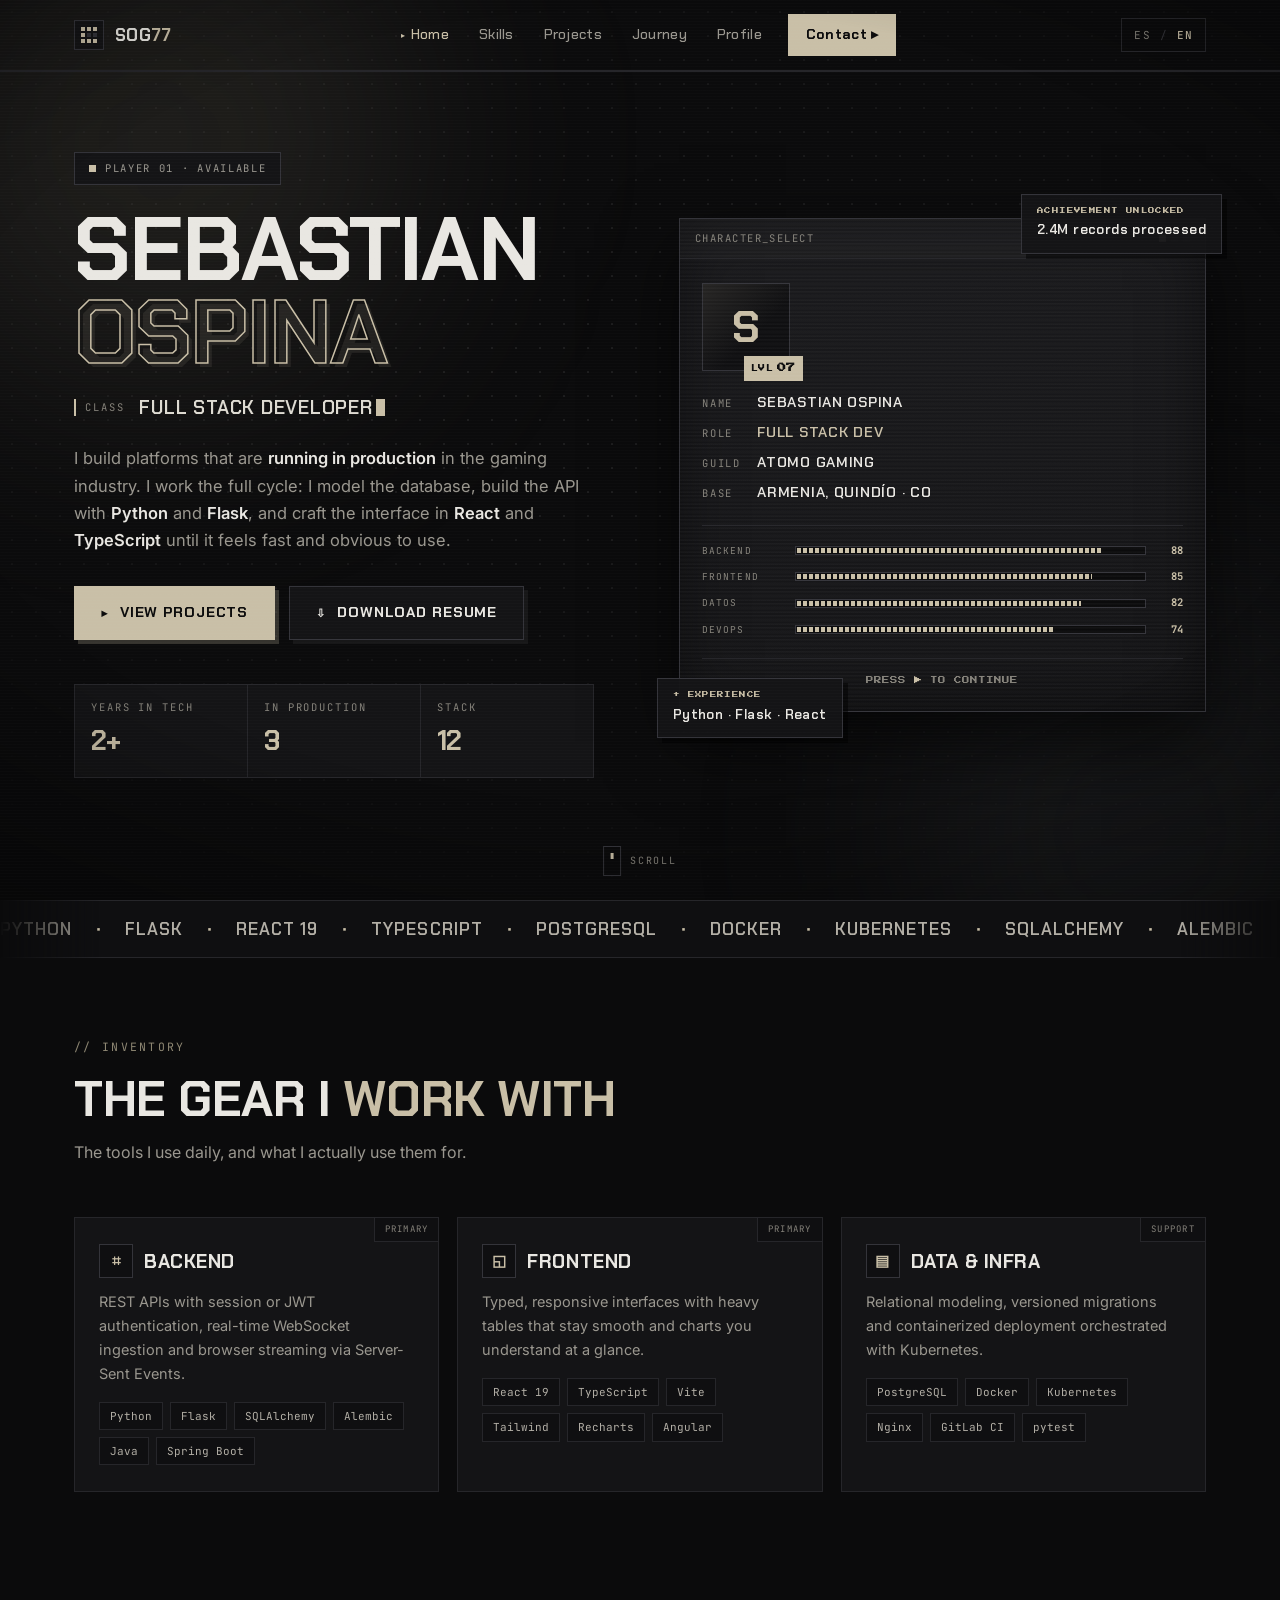
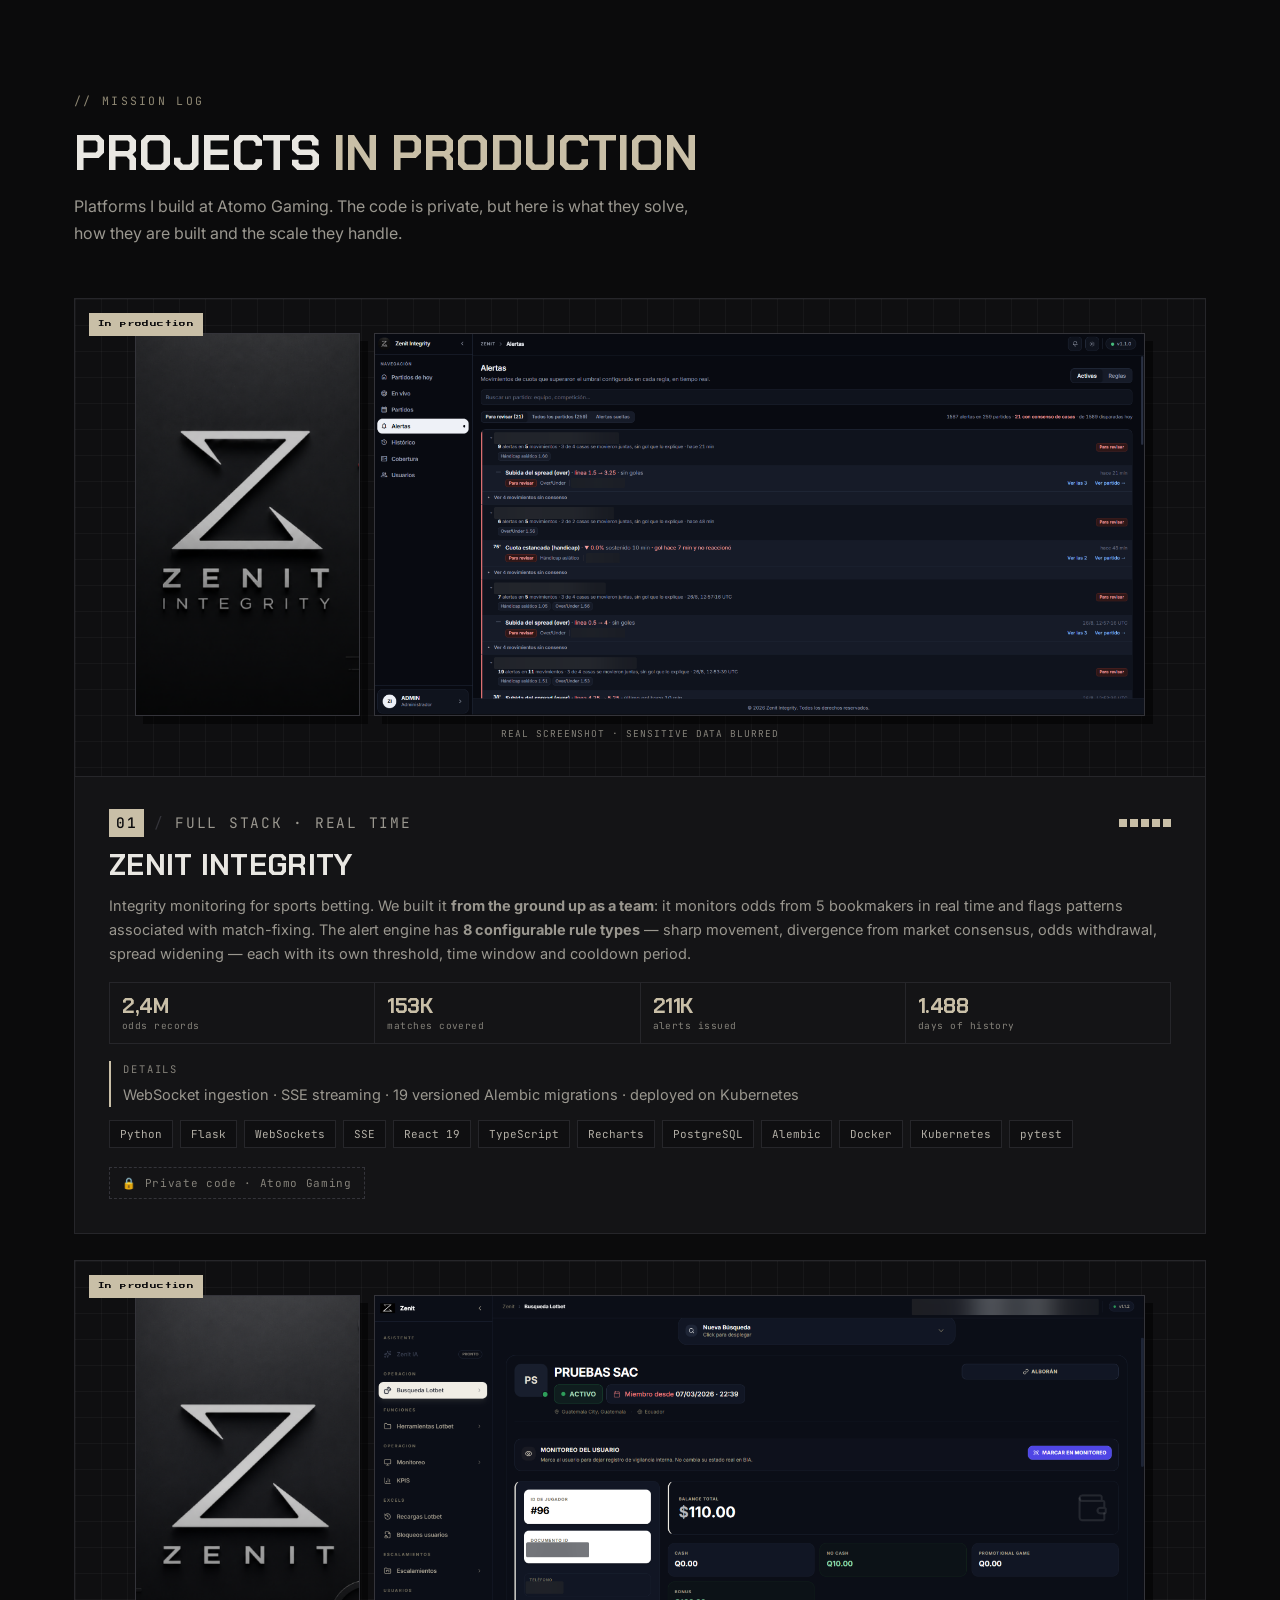
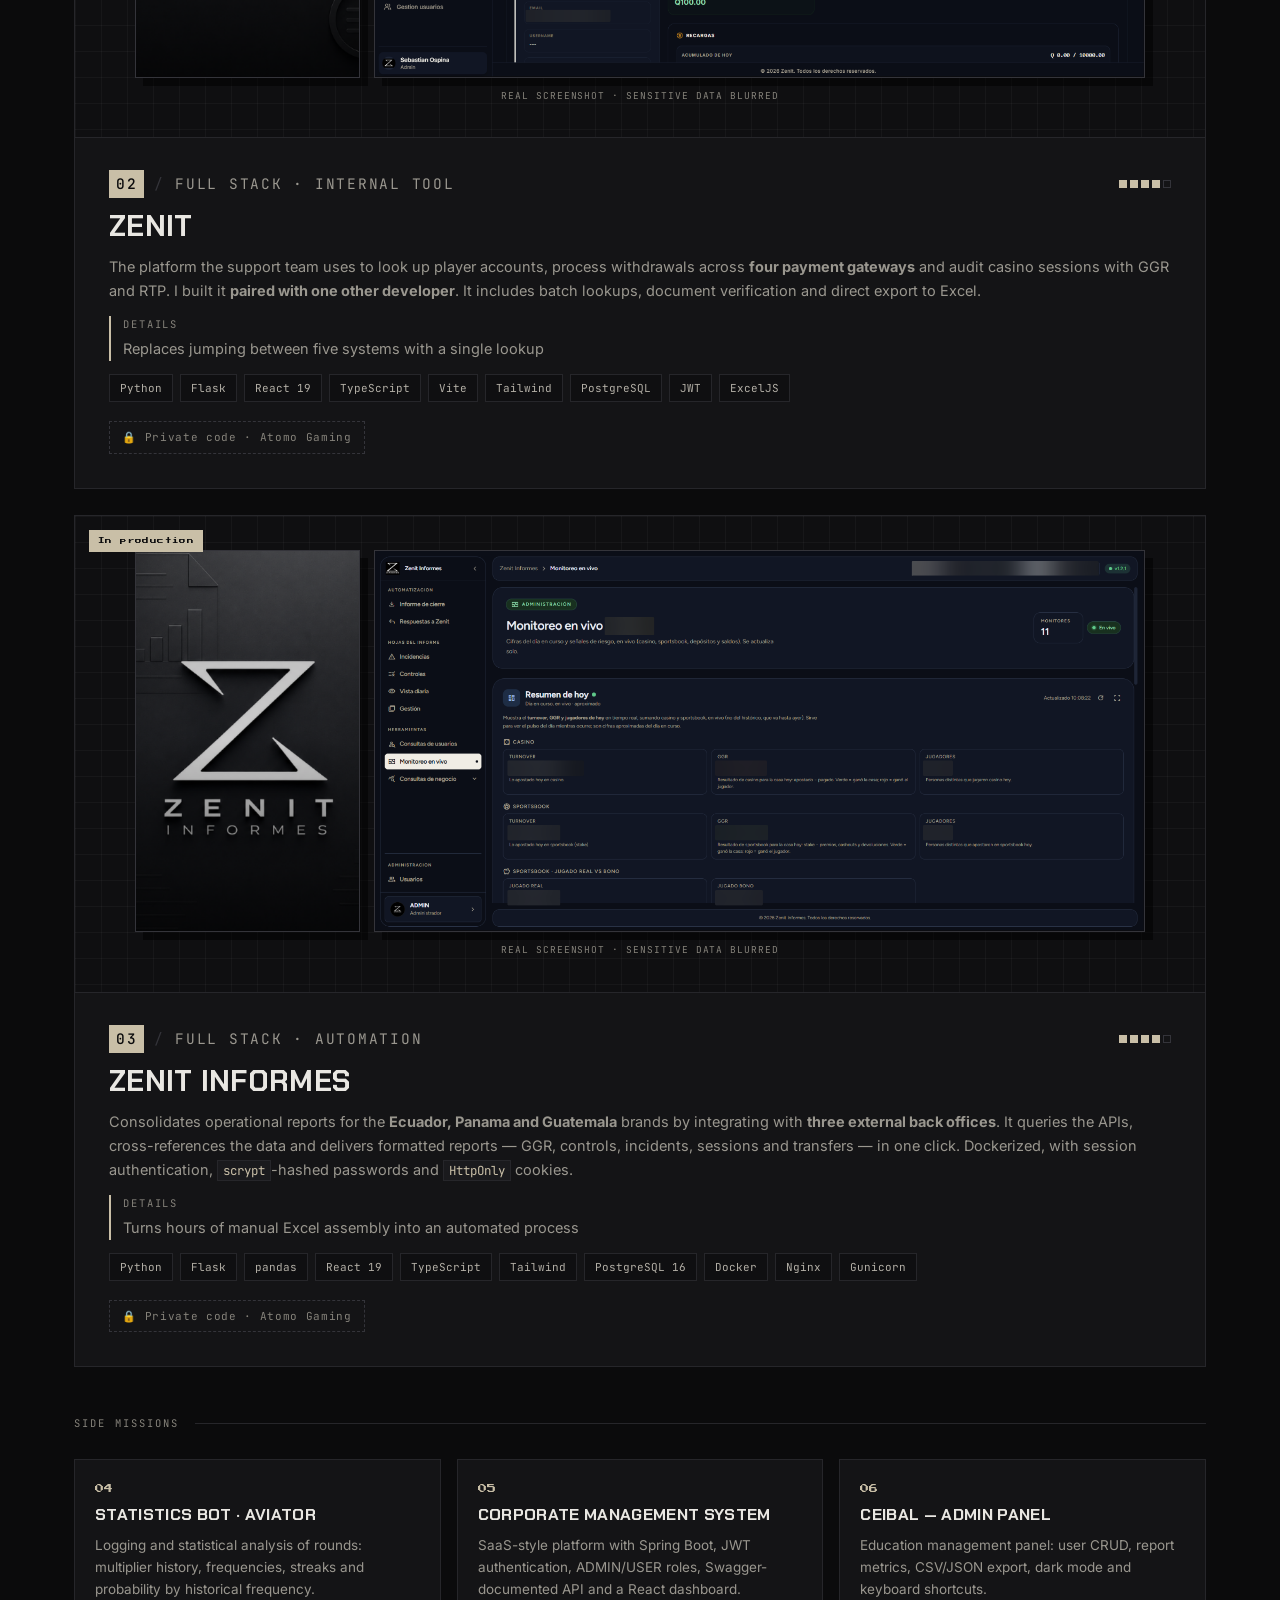
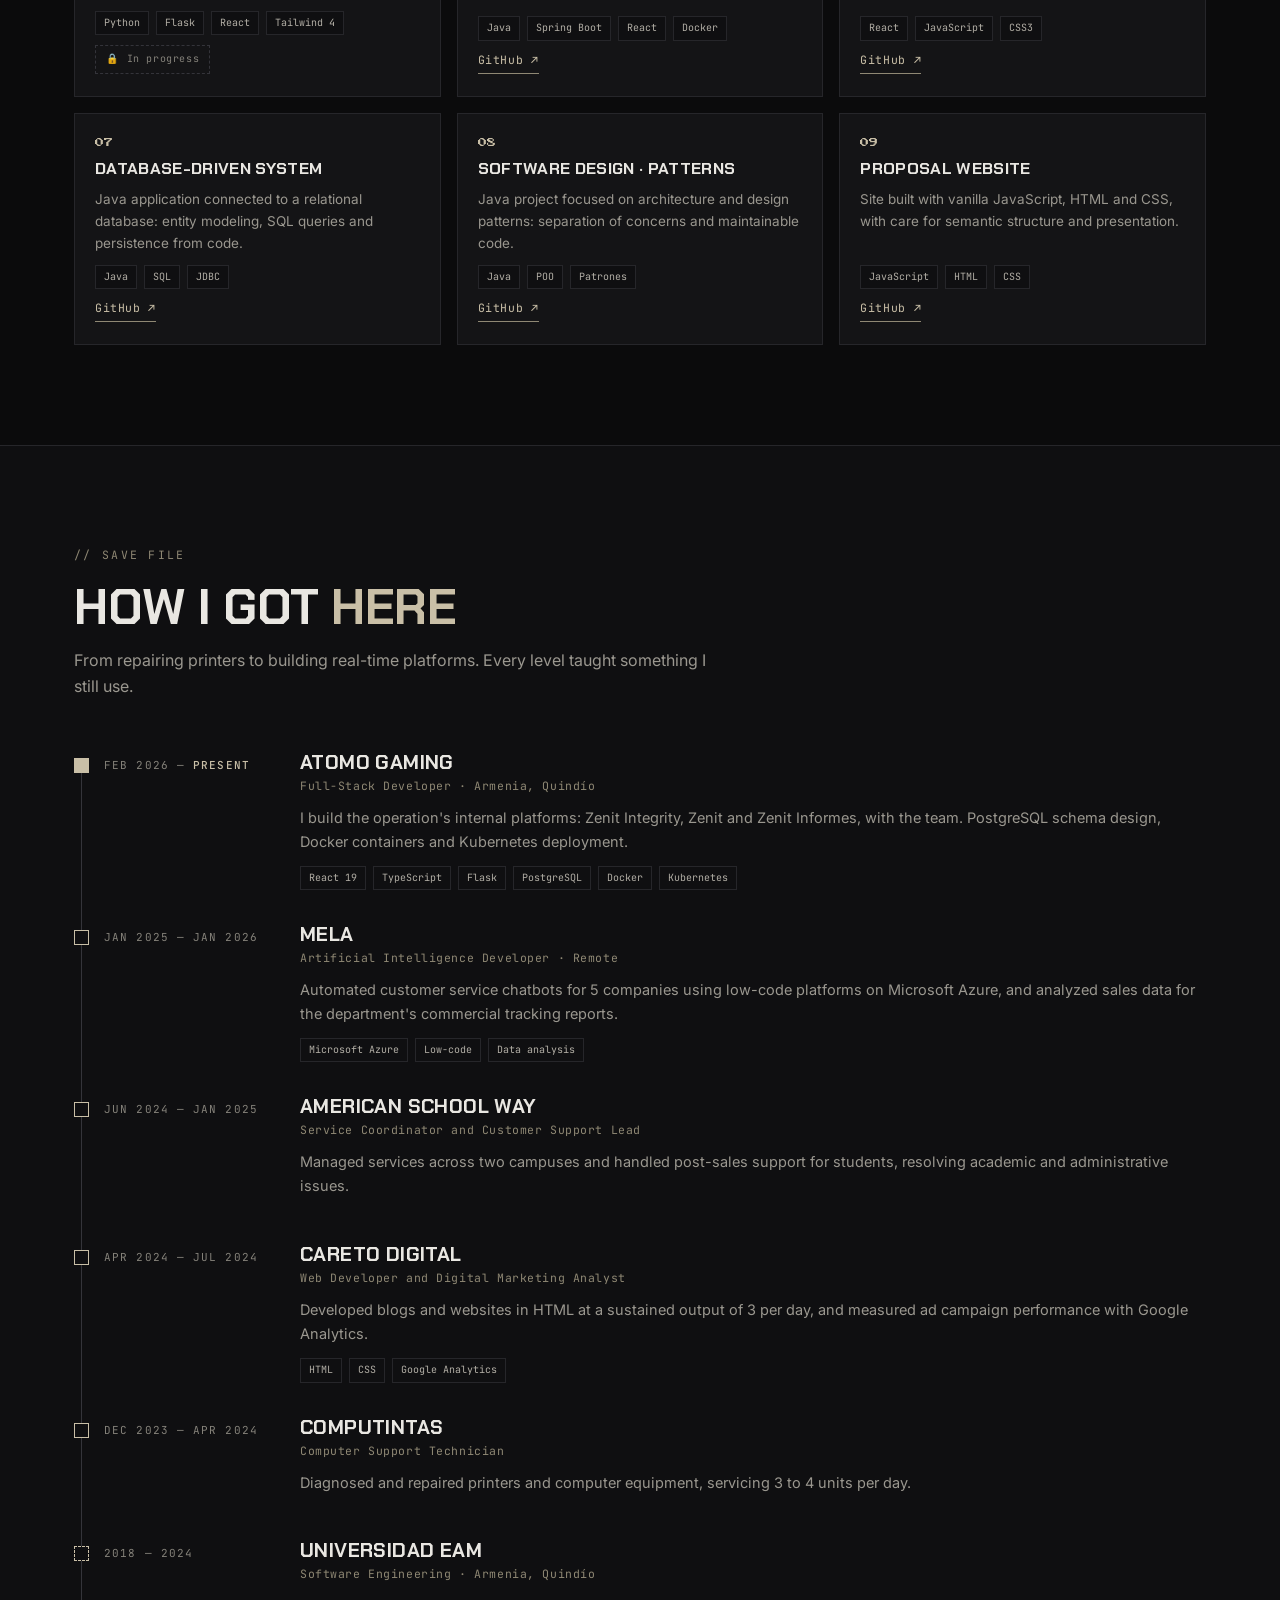
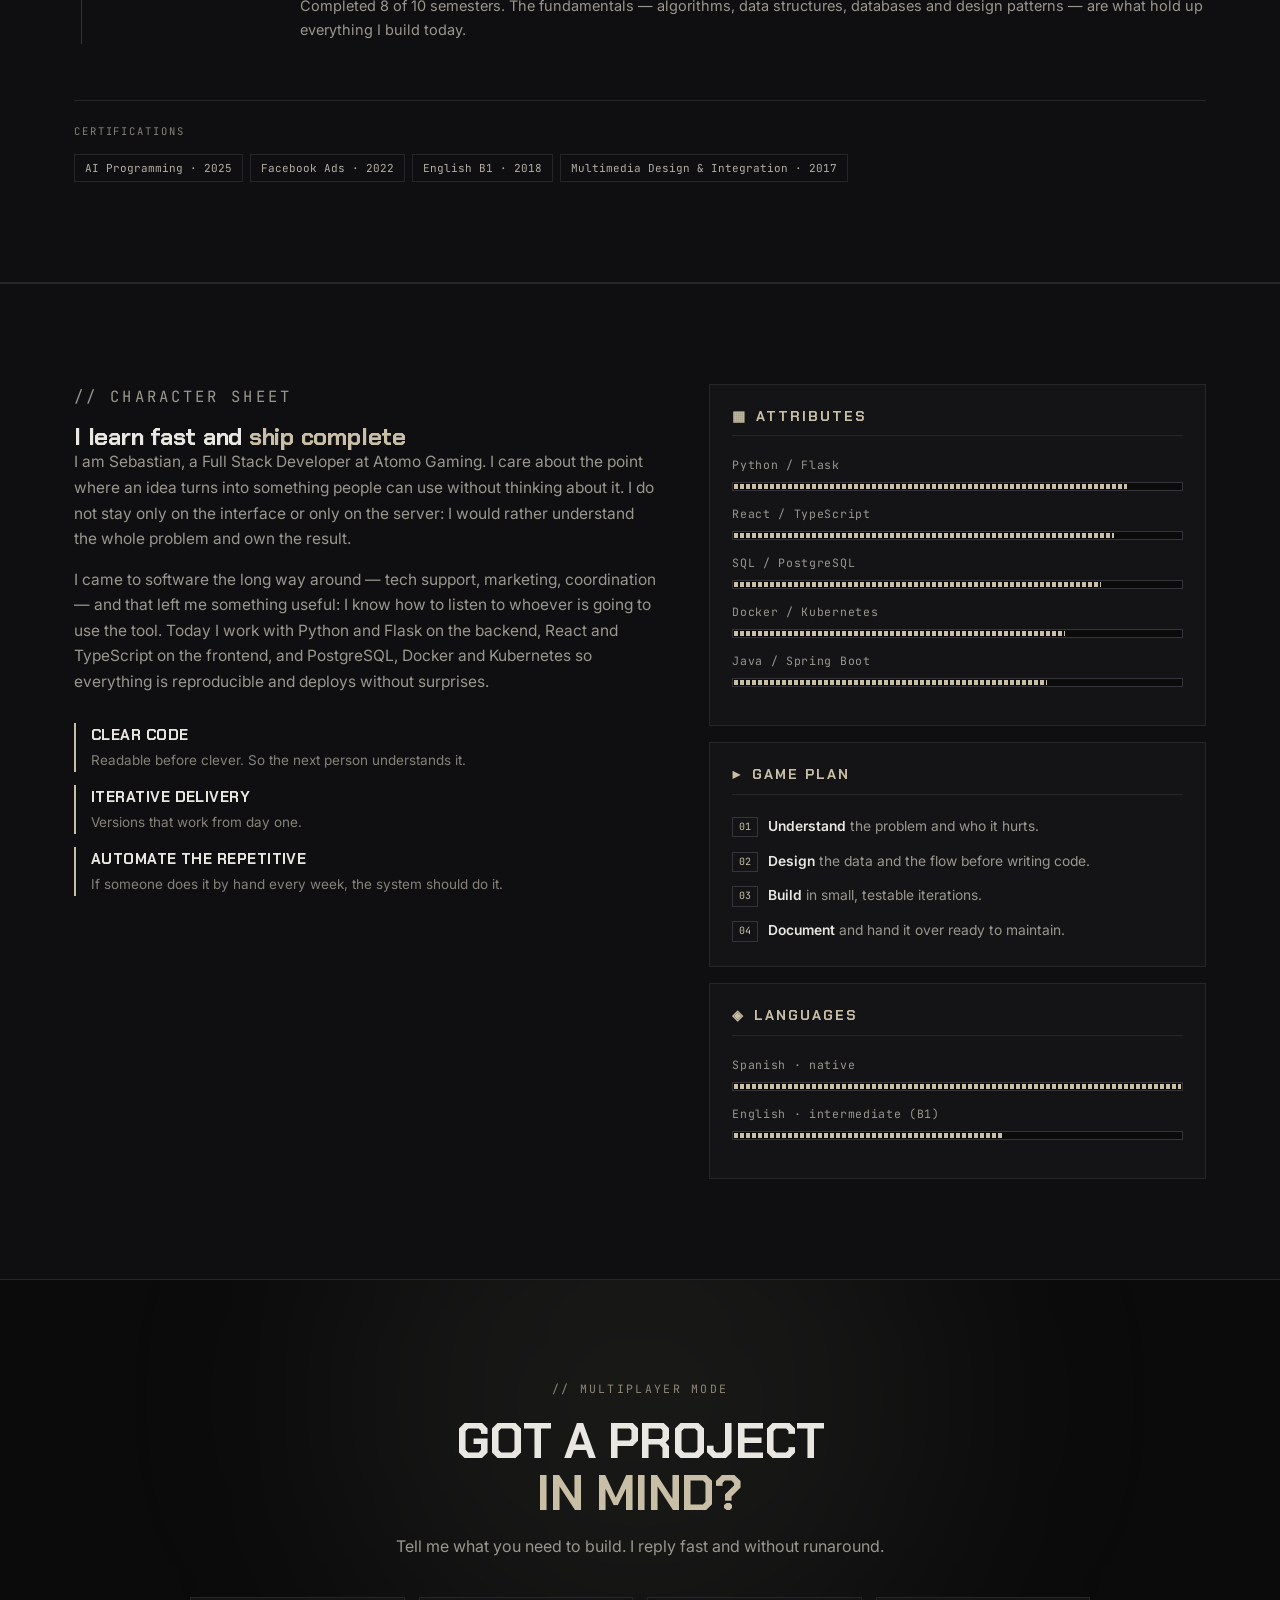
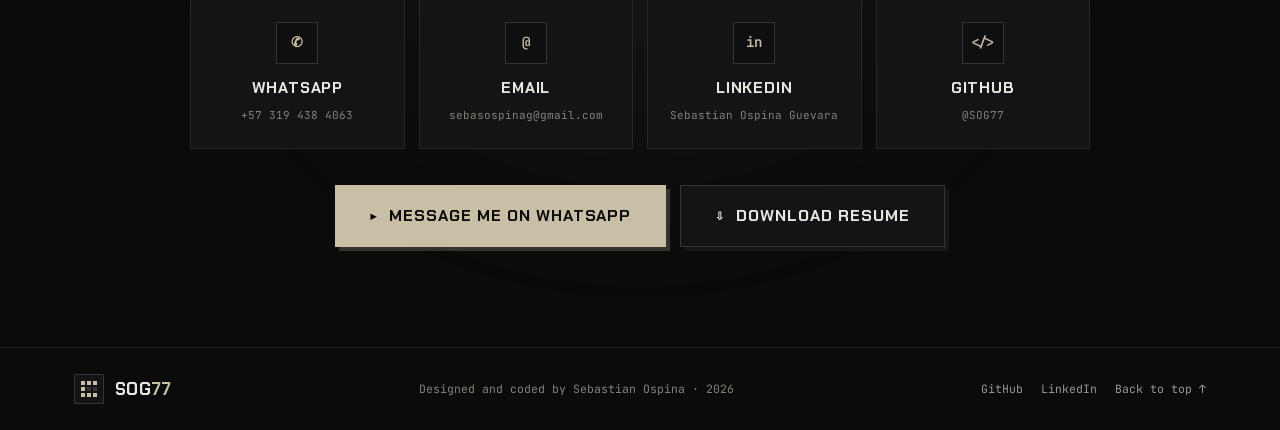
<file: index.html>
<!doctype html>
<html lang="es">
<head>
<meta charset="UTF-8">
<meta name="viewport" content="width=device-width, initial-scale=1">
<title data-i18n="meta.title">Sebastian Ospina · Desarrollador Full Stack</title>

<!--
  ===================================================================
  PORTAFOLIO — Sebastian Ospina Guevara (SOG77)
  Sitio estático bilingüe. https://sog77.github.io/Mi-portafolio/
  El español va en el HTML; el inglés vive en i18n.js con la misma
  clave data-i18n. Si agregas texto nuevo, agrega su clave allí.
  ===================================================================
-->

<meta name="description" data-i18n-content="meta.description" content="Sebastian Ospina Guevara — Desarrollador Full Stack en Atomo Gaming. Python, Flask, React 19, TypeScript, PostgreSQL, Docker y Kubernetes. Plataformas en producción para la industria del gaming.">
<meta name="author" content="Sebastian Ospina Guevara">
<meta name="theme-color" content="#0b0b0c">
<meta name="color-scheme" content="dark">
<link rel="canonical" href="https://sog77.github.io/Mi-portafolio/">
<meta property="og:type" content="website">
<meta property="og:url" content="https://sog77.github.io/Mi-portafolio/">
<meta property="og:title" content="Sebastian Ospina · Full Stack Developer">
<meta property="og:description" content="Zenit Integrity: 2,4M de registros de cuotas, 153.000 partidos, 211.000 alertas. Python · Flask · React 19 · TypeScript · PostgreSQL · Docker · Kubernetes.">
<meta property="og:image" content="https://sog77.github.io/Mi-portafolio/assets/img/og.png">
<meta property="og:image:type" content="image/png">
<meta property="og:image:width" content="1200">
<meta property="og:image:height" content="630">
<meta property="og:image:alt" content="Sebastian Ospina — Desarrollador Full Stack">
<meta property="og:locale" content="es_CO">
<meta property="og:locale:alternate" content="en_US">
<meta name="twitter:card" content="summary_large_image">
<link rel="icon" href="assets/img/favicon.svg" type="image/svg+xml">
<link rel="preconnect" href="https://fonts.googleapis.com">
<link rel="preconnect" href="https://fonts.gstatic.com" crossorigin>
<link href="https://fonts.googleapis.com/css2?family=Chakra+Petch:wght@500;600;700&family=Inter:wght@400;500;600&family=JetBrains+Mono:wght@400;500&family=Press+Start+2P&display=swap" rel="stylesheet">
<script type="application/ld+json">
{
  "@context": "https://schema.org",
  "@type": "Person",
  "name": "Sebastian Ospina Guevara",
  "alternateName": "SOG77",
  "jobTitle": "Desarrollador Full Stack",
  "url": "https://sog77.github.io/Mi-portafolio/",
  "image": "https://sog77.github.io/Mi-portafolio/assets/img/og.png",
  "email": "mailto:sebasospinag@gmail.com",
  "telephone": "+573194384063",
  "worksFor": { "@type": "Organization", "name": "Atomo Gaming" },
  "alumniOf": { "@type": "CollegeOrUniversity", "name": "Universidad EAM" },
  "address": {
    "@type": "PostalAddress",
    "addressLocality": "Armenia",
    "addressRegion": "Quindío",
    "addressCountry": "CO"
  },
  "sameAs": [
    "https://github.com/SOG77",
    "https://www.linkedin.com/in/sebastian-ospina-guevara-773560245"
  ],
  "knowsAbout": ["Python","Flask","React","TypeScript","PostgreSQL","Docker","Kubernetes","SQLAlchemy","Alembic","WebSockets","Java","Spring Boot"],
  "knowsLanguage": ["es","en"]
}
</script>
<link rel="stylesheet" href="assets/css/styles.css">
</head>
<body>

<a class="skip" href="#main" data-i18n="a11y.skip">Saltar al contenido</a>
<div class="scanlines" aria-hidden="true"></div>
<div class="vignette" aria-hidden="true"></div>

<!-- ============================ HUD / NAV ============================ -->
<header class="hud" id="nav">
  <div class="hud-inner">
    <a class="logo" href="#inicio" aria-label="Inicio">
      <span class="logo-mark" aria-hidden="true">
        <i></i><i></i><i></i><i></i><i></i><i></i><i></i><i></i><i></i>
      </span>
      <span class="logo-text">SOG<span class="accent">77</span></span>
    </a>

    <nav class="hud-links" id="navLinks" aria-label="Navegación principal">
      <a href="#inicio" data-i18n="nav.home">Inicio</a>
      <a href="#inventario" data-i18n="nav.stack">Habilidades</a>
      <a href="#proyectos" data-i18n="nav.projects">Proyectos</a>
      <a href="#trayectoria" data-i18n="nav.journey">Trayectoria</a>
      <a href="#perfil" data-i18n="nav.profile">Perfil</a>
      <a href="#contacto" class="hud-cta" data-i18n="nav.contact">Contacto <span aria-hidden="true">▸</span></a>
    </nav>

    <div class="hud-right">
      <div class="lang" role="group" aria-label="Idioma / Language">
        <button type="button" data-lang="es" class="on" aria-pressed="true">ES</button>
        <span aria-hidden="true">/</span>
        <button type="button" data-lang="en" aria-pressed="false">EN</button>
      </div>
      <button class="burger" id="burger" aria-label="Abrir menú" aria-expanded="false" aria-controls="navLinks">
        <span></span><span></span><span></span>
      </button>
    </div>
  </div>
  <div class="hud-progress"><i id="progress"></i></div>
</header>

<main id="main">

<!-- ============================ HERO ============================ -->
<section class="hero" id="inicio">
  <div class="dots" aria-hidden="true"></div>
  <div class="glowfield" aria-hidden="true"><span></span><span></span></div>

  <div class="wrap hero-grid">
    <div class="hero-copy">
      <p class="tag"><span class="blip"></span> <span data-i18n="hero.badge">PLAYER 01 · DISPONIBLE</span></p>

      <h1>Sebastian<br><span class="outline">Ospina</span></h1>

      <p class="class-line">
        <span class="key" data-i18n="hero.classLabel">CLASE</span>
        <span class="typed" id="typed" aria-live="polite"></span><span class="caret" aria-hidden="true"></span>
      </p>

      <p class="lead" data-i18n="hero.lead">
        Construyo plataformas que hoy están <strong>en producción</strong> en la industria del
        gaming. Trabajo el ciclo completo: modelo la base de datos, levanto la API con
        <strong>Python</strong> y <strong>Flask</strong>, y construyo la interfaz en
        <strong>React</strong> y <strong>TypeScript</strong> hasta que se siente rápida y obvia de usar.
      </p>

      <div class="hero-actions">
        <a class="btn btn-primary" href="#proyectos">
          <span class="btn-ico" aria-hidden="true">▶</span> <span data-i18n="hero.ctaProjects">Ver proyectos</span>
        </a>
        <a class="btn btn-ghost" href="assets/docs/cv-sebastian-ospina-es.pdf" id="cvLink" download>
          <span class="btn-ico" aria-hidden="true">⇩</span> <span data-i18n="hero.ctaCv">Descargar CV</span>
        </a>
      </div>

      <ul class="hud-stats">
        <li><span class="key" data-i18n="hero.stat1">Años en tech</span><strong data-count="2" data-suffix="+">0</strong></li>
        <li><span class="key" data-i18n="hero.stat2">En producción</span><strong data-count="3">0</strong></li>
        <li><span class="key" data-i18n="hero.stat3">Stack</span><strong data-count="12">0</strong></li>
      </ul>
    </div>

    <!-- ---- Ficha de personaje ---- -->
    <div class="hero-visual">
      <div class="crt">
        <div class="crt-bar">
          <span class="crt-title">character_select</span>
          <span class="crt-dots" aria-hidden="true"><i></i><i></i><i></i></span>
        </div>

        <div class="card-body">
          <div class="avatar" aria-hidden="true">
            <span class="avatar-glyph">S</span>
            <span class="lvl">LVL<b>07</b></span>
          </div>

          <div class="card-id">
            <p class="key" data-i18n="card.name">NOMBRE</p>
            <p class="val">SEBASTIAN OSPINA</p>
            <p class="key" data-i18n="card.role">ROL</p>
            <p class="val accent" data-i18n="card.roleValue">FULL STACK DEV</p>
            <p class="key" data-i18n="card.guild">GREMIO</p>
            <p class="val">ATOMO GAMING</p>
            <p class="key" data-i18n="card.base">BASE</p>
            <p class="val">ARMENIA, QUINDÍO · CO</p>
          </div>

          <div class="card-bars">
            <div class="statline"><span>BACKEND</span><div class="xp"><i data-level="88"></i></div><b>88</b></div>
            <div class="statline"><span>FRONTEND</span><div class="xp"><i data-level="85"></i></div><b>85</b></div>
            <div class="statline"><span>DATOS</span><div class="xp"><i data-level="82"></i></div><b>82</b></div>
            <div class="statline"><span>DEVOPS</span><div class="xp"><i data-level="74"></i></div><b>74</b></div>
          </div>

          <p class="press" data-i18n="card.press">PULSA <b>▶</b> PARA CONTINUAR</p>
        </div>
      </div>

      <div class="toast t1">
        <span class="toast-key" data-i18n="toast.achievement">LOGRO DESBLOQUEADO</span>
        <b data-i18n="toast.achievementValue">2,4M de registros procesados</b>
      </div>
      <div class="toast t2">
        <span class="toast-key" data-i18n="toast.exp">+ EXPERIENCIA</span>
        <b>Python · Flask · React</b>
      </div>
    </div>
  </div>

  <a class="scroll-hint" href="#inventario" aria-label="Bajar">
    <span aria-hidden="true"></span> scroll
  </a>
</section>

<!-- ============================ INVENTARIO / STACK ============================ -->
<section class="strip" id="inventario" aria-label="Habilidades">
  <div class="ticker" aria-hidden="true">
    <div class="ticker-track">
      <span>Python</span><i>▪</i><span>Flask</span><i>▪</i><span>React 19</span><i>▪</i>
      <span>TypeScript</span><i>▪</i><span>PostgreSQL</span><i>▪</i><span>Docker</span><i>▪</i>
      <span>Kubernetes</span><i>▪</i><span>SQLAlchemy</span><i>▪</i><span>Alembic</span><i>▪</i>
      <span>WebSockets</span><i>▪</i><span>Tailwind</span><i>▪</i><span>GitLab CI</span><i>▪</i>
      <span>Python</span><i>▪</i><span>Flask</span><i>▪</i><span>React 19</span><i>▪</i>
      <span>TypeScript</span><i>▪</i><span>PostgreSQL</span><i>▪</i><span>Docker</span><i>▪</i>
      <span>Kubernetes</span><i>▪</i><span>SQLAlchemy</span><i>▪</i><span>Alembic</span><i>▪</i>
      <span>WebSockets</span><i>▪</i><span>Tailwind</span><i>▪</i><span>GitLab CI</span><i>▪</i>
    </div>
  </div>

  <div class="wrap">
    <header class="section-head reveal">
      <p class="eyebrow" data-i18n="stack.eyebrow">// Inventario</p>
      <h2 data-i18n="stack.title">Equipo con el que <span class="accent">trabajo</span></h2>
      <p class="section-sub" data-i18n="stack.sub">Las herramientas que uso a diario y para qué las uso realmente.</p>
    </header>

    <div class="slots">
      <article class="slot reveal">
        <span class="rarity" data-i18n="stack.main">Principal</span>
        <h3><span class="slot-ico" aria-hidden="true">⌗</span> <span data-i18n="stack.backend">Backend</span></h3>
        <p data-i18n="stack.backendText">APIs REST con autenticación por sesión o JWT, ingesta en tiempo real por WebSocket y streaming al navegador con Server-Sent Events.</p>
        <ul class="chips"><li>Python</li><li>Flask</li><li>SQLAlchemy</li><li>Alembic</li><li>Java</li><li>Spring Boot</li></ul>
      </article>
      <article class="slot reveal d1">
        <span class="rarity" data-i18n="stack.main">Principal</span>
        <h3><span class="slot-ico" aria-hidden="true">◱</span> <span data-i18n="stack.frontend">Frontend</span></h3>
        <p data-i18n="stack.frontendText">Interfaces tipadas y responsivas, con tablas pesadas que no se traban y gráficas que se entienden de un vistazo.</p>
        <ul class="chips"><li>React 19</li><li>TypeScript</li><li>Vite</li><li>Tailwind</li><li>Recharts</li><li>Angular</li></ul>
      </article>
      <article class="slot reveal d2">
        <span class="rarity" data-i18n="stack.support">Soporte</span>
        <h3><span class="slot-ico" aria-hidden="true">▤</span> <span data-i18n="stack.infra">Datos e infra</span></h3>
        <p data-i18n="stack.infraText">Modelado relacional, migraciones versionadas y despliegue en contenedores orquestados con Kubernetes.</p>
        <ul class="chips"><li>PostgreSQL</li><li>Docker</li><li>Kubernetes</li><li>Nginx</li><li>GitLab CI</li><li>pytest</li></ul>
      </article>
    </div>
  </div>
</section>

<!-- ============================ PROYECTOS ============================ -->
<section class="section" id="proyectos">
  <div class="wrap">
    <header class="section-head reveal">
      <p class="eyebrow" data-i18n="proj.eyebrow">// Registro de misiones</p>
      <h2 data-i18n="proj.title">Proyectos <span class="accent">en producción</span></h2>
      <p class="section-sub" data-i18n="proj.sub">Plataformas que construyo en Atomo Gaming. Código privado, pero acá está qué resuelven, con qué están hechas y qué escala manejan.</p>
    </header>

    <div class="quests">

      <!-- ---------- Misión 01 · Zenit Integrity ---------- -->
      <article class="quest reveal wide">
        <div class="quest-visual">
          <span class="stamp" data-i18n="proj.prod">En producción</span>
          <div class="shot-wrap">
            <div class="shot-pair">
              <img class="brand" src="assets/img/proyectos/zenit-integrity-marca.png" width="540" height="540"
                   loading="lazy" data-i18n-alt="proj.p1brand" alt="Logo de Zenit Integrity">
              <img class="shot" src="assets/img/proyectos/zenit-integrity.png" width="1440" height="713"
                   loading="lazy" data-i18n-alt="proj.p1alt" alt="Panel de alertas de Zenit Integrity con movimientos de cuota detectados en tiempo real">
            </div>
            <p class="shot-note" data-i18n="proj.shotNote">Captura real · datos sensibles difuminados</p>
          </div>
        </div>

        <div class="quest-body">
          <p class="quest-meta">
            <span class="num">01</span>
            <span class="sep" aria-hidden="true">/</span>
            <span data-i18n="proj.p1kicker">Full Stack · Tiempo real</span>
            <span class="diff" title="Dificultad">
              <i class="on"></i><i class="on"></i><i class="on"></i><i class="on"></i><i class="on"></i>
            </span>
          </p>
          <h3>Zenit Integrity</h3>
          <p data-i18n="proj.p1text">Monitoreo de integridad en apuestas deportivas. Lo construimos <strong>desde cero
          en equipo</strong>: vigila en tiempo real las cuotas de 5 casas de apuestas y detecta patrones
          asociados a manipulación de resultados. El motor de alertas tiene <strong>8 tipos de regla
          configurables</strong> —movimiento brusco, divergencia contra el consenso, retiro de cuota,
          ensanchamiento de spread—, cada una con su umbral, ventana y período de enfriamiento.</p>

          <ul class="metrics">
            <li><strong>2,4M</strong><span data-i18n="proj.m1">registros de cuotas</span></li>
            <li><strong>153K</strong><span data-i18n="proj.m2">partidos cubiertos</span></li>
            <li><strong>211K</strong><span data-i18n="proj.m3">alertas emitidas</span></li>
            <li><strong>1.488</strong><span data-i18n="proj.m4">días de histórico</span></li>
          </ul>

          <p class="reward"><span class="key" data-i18n="proj.rewardLabel">Detalles</span>
            <span data-i18n="proj.p1reward">Ingesta por WebSocket · streaming con SSE · 19 migraciones versionadas con Alembic · desplegado en Kubernetes</span></p>
          <ul class="chips">
            <li>Python</li><li>Flask</li><li>WebSockets</li><li>SSE</li><li>React 19</li><li>TypeScript</li><li>Recharts</li><li>PostgreSQL</li><li>Alembic</li><li>Docker</li><li>Kubernetes</li><li>pytest</li>
          </ul>
          <div class="quest-links">
            <span class="private"><span aria-hidden="true">🔒</span> <span data-i18n="proj.privateLabel">Código privado · Atomo Gaming</span></span>
          </div>
        </div>
      </article>

      <!-- ---------- Misión 02 · Zenit ---------- -->
      <article class="quest reveal wide">
        <div class="quest-visual">
          <span class="stamp" data-i18n="proj.prod">En producción</span>
          <div class="shot-wrap">
            <div class="shot-pair">
              <img class="brand" src="assets/img/proyectos/zenit-marca.png" width="540" height="540"
                   loading="lazy" data-i18n-alt="proj.p2brand" alt="Logo de Zenit">
              <img class="shot" src="assets/img/proyectos/zenit.png" width="1440" height="713"
                   loading="lazy" data-i18n-alt="proj.p2alt"
                   alt="Ficha de jugador en Zenit con balances y monitoreo, usando una cuenta de prueba">
            </div>
            <p class="shot-note" data-i18n="proj.shotNote">Captura real · datos sensibles difuminados</p>
          </div>
        </div>

        <div class="quest-body">
          <p class="quest-meta">
            <span class="num">02</span>
            <span class="sep" aria-hidden="true">/</span>
            <span data-i18n="proj.p2kicker">Full Stack · Herramienta interna</span>
            <span class="diff" title="Dificultad">
              <i class="on"></i><i class="on"></i><i class="on"></i><i class="on"></i><i></i>
            </span>
          </p>
          <h3>Zenit</h3>
          <p data-i18n="proj.p2text">La plataforma con la que el área de soporte consulta cuentas de jugadores, gestiona
          retiros en <strong>cuatro pasarelas de pago</strong> y audita sesiones de casino con GGR y RTP.
          La construí <strong>en dupla con otro programador</strong>. Incluye búsqueda masiva por lotes,
          verificación documental y exportación directa a Excel.</p>
          <p class="reward"><span class="key" data-i18n="proj.rewardLabel">Detalles</span>
            <span data-i18n="proj.p2reward">Reemplaza el salto entre cinco sistemas por una sola consulta</span></p>
          <ul class="chips">
            <li>Python</li><li>Flask</li><li>React 19</li><li>TypeScript</li><li>Vite</li><li>Tailwind</li><li>PostgreSQL</li><li>JWT</li><li>ExcelJS</li>
          </ul>
          <div class="quest-links">
            <span class="private"><span aria-hidden="true">🔒</span> <span data-i18n="proj.privateLabel">Código privado · Atomo Gaming</span></span>
          </div>
        </div>
      </article>

      <!-- ---------- Misión 03 · Zenit Informes ---------- -->
      <article class="quest reveal wide">
        <div class="quest-visual">
          <span class="stamp" data-i18n="proj.prod">En producción</span>
          <div class="shot-wrap">
            <div class="shot-pair">
              <img class="brand" src="assets/img/proyectos/zenit-informes-marca.png" width="540" height="540"
                   loading="lazy" data-i18n-alt="proj.p3brand" alt="Logo de Zenit Informes">
              <img class="shot" src="assets/img/proyectos/zenit-informes.png" width="1440" height="713"
                   loading="lazy" data-i18n-alt="proj.p3alt" alt="Monitoreo en vivo de Zenit Informes con las cifras del dia por marca">
            </div>
            <p class="shot-note" data-i18n="proj.shotNote">Captura real · datos sensibles difuminados</p>
          </div>
        </div>

        <div class="quest-body">
          <p class="quest-meta">
            <span class="num">03</span>
            <span class="sep" aria-hidden="true">/</span>
            <span data-i18n="proj.p3kicker">Full Stack · Automatización</span>
            <span class="diff" title="Dificultad">
              <i class="on"></i><i class="on"></i><i class="on"></i><i class="on"></i><i></i>
            </span>
          </p>
          <h3>Zenit Informes</h3>
          <p data-i18n="proj.p3text">Consolida los informes de operación de las marcas de <strong>Ecuador, Panamá y
          Guatemala</strong>, integrándose con <strong>tres backoffices externos</strong>. Consulta las APIs,
          cruza los datos y entrega los reportes ya formateados —GGR, controles, incidencias, sesiones y
          transferencias— en un clic. Dockerizado, con autenticación por sesión, contraseñas con hash
          <code>scrypt</code> y cookies <code>HttpOnly</code>.</p>
          <p class="reward"><span class="key" data-i18n="proj.rewardLabel">Detalles</span>
            <span data-i18n="proj.p3reward">Convierte horas de armado manual en Excel en un proceso automático</span></p>
          <ul class="chips">
            <li>Python</li><li>Flask</li><li>pandas</li><li>React 19</li><li>TypeScript</li><li>Tailwind</li><li>PostgreSQL 16</li><li>Docker</li><li>Nginx</li><li>Gunicorn</li>
          </ul>
          <div class="quest-links">
            <span class="private"><span aria-hidden="true">🔒</span> <span data-i18n="proj.privateLabel">Código privado · Atomo Gaming</span></span>
          </div>
        </div>
      </article>

      <!-- ---------- Misiones secundarias ---------- -->
      <p class="side-title reveal"><span data-i18n="proj.sideTitle">Otras misiones</span></p>

      <div class="sides">
        <article class="side reveal">
          <span class="side-num">04</span>
          <h4 data-i18n="proj.s1title">Bot de Estadísticas · Aviator</h4>
          <p data-i18n="proj.s1text">Registro y análisis estadístico de rondas: historial de multiplicadores, frecuencias, rachas y probabilidad por frecuencia histórica.</p>
          <ul class="chips sm"><li>Python</li><li>Flask</li><li>React</li><li>Tailwind 4</li></ul>
          <span class="private sm"><span aria-hidden="true">🔒</span> <span data-i18n="proj.inProgress">En desarrollo</span></span>
        </article>

        <article class="side reveal d1">
          <span class="side-num">05</span>
          <h4 data-i18n="proj.s2title">Sistema de Gestión Corporativo</h4>
          <p data-i18n="proj.s2text">Plataforma tipo SaaS con Spring Boot, autenticación JWT, roles ADMIN/USER, API documentada con Swagger y dashboard en React.</p>
          <ul class="chips sm"><li>Java</li><li>Spring Boot</li><li>React</li><li>Docker</li></ul>
          <a class="lnk" href="https://github.com/SOG77/Gestion-Usuarios" target="_blank" rel="noopener">GitHub <span aria-hidden="true">↗</span></a>
        </article>

        <article class="side reveal d2">
          <span class="side-num">06</span>
          <h4 data-i18n="proj.s3title">Ceibal — Panel de Administración</h4>
          <p data-i18n="proj.s3text">Panel de gestión educativa: CRUD de usuarios, métricas de reportes, exportación a CSV/JSON, modo oscuro y atajos de teclado.</p>
          <ul class="chips sm"><li>React</li><li>JavaScript</li><li>CSS3</li></ul>
          <a class="lnk" href="https://github.com/SOG77/Ceibal-demo" target="_blank" rel="noopener">GitHub <span aria-hidden="true">↗</span></a>
        </article>

        <article class="side reveal">
          <span class="side-num">07</span>
          <h4 data-i18n="proj.s4title">Sistema con Base de Datos</h4>
          <p data-i18n="proj.s4text">Aplicación Java conectada a base de datos relacional: modelado de entidades, consultas SQL y persistencia desde código.</p>
          <ul class="chips sm"><li>Java</li><li>SQL</li><li>JDBC</li></ul>
          <a class="lnk" href="https://github.com/SOG77/baseDatosParcial" target="_blank" rel="noopener">GitHub <span aria-hidden="true">↗</span></a>
        </article>

        <article class="side reveal d1">
          <span class="side-num">08</span>
          <h4 data-i18n="proj.s5title">Diseño de Software · Patrones</h4>
          <p data-i18n="proj.s5text">Proyecto en Java enfocado en arquitectura y patrones de diseño: separación de responsabilidades y código mantenible.</p>
          <ul class="chips sm"><li>Java</li><li>POO</li><li>Patrones</li></ul>
          <a class="lnk" href="https://github.com/SOG77/parcial2" target="_blank" rel="noopener">GitHub <span aria-hidden="true">↗</span></a>
        </article>

        <article class="side reveal d2">
          <span class="side-num">09</span>
          <h4 data-i18n="proj.s6title">Propuesta Web</h4>
          <p data-i18n="proj.s6text">Sitio construido con JavaScript, HTML y CSS puros, cuidando la estructura semántica y la presentación.</p>
          <ul class="chips sm"><li>JavaScript</li><li>HTML</li><li>CSS</li></ul>
          <a class="lnk" href="https://github.com/SOG77/propuesta" target="_blank" rel="noopener">GitHub <span aria-hidden="true">↗</span></a>
        </article>
      </div>
    </div>
  </div>
</section>

<!-- ============================ TRAYECTORIA ============================ -->
<section class="section journey" id="trayectoria">
  <div class="wrap">
    <header class="section-head reveal">
      <p class="eyebrow" data-i18n="jr.eyebrow">// Registro de partida</p>
      <h2 data-i18n="jr.title">Cómo llegué <span class="accent">hasta acá</span></h2>
      <p class="section-sub" data-i18n="jr.sub">De reparar impresoras a construir plataformas de tiempo real. Cada nivel enseñó algo que uso hoy.</p>
    </header>

    <ol class="timeline">
      <li class="tl reveal">
        <span class="tl-date" data-i18n="jr.d1">Feb 2026 — <b>Hoy</b></span>
        <div class="tl-body">
          <h3>Atomo Gaming</h3>
          <p class="tl-role" data-i18n="jr.r1">Desarrollador Full-Stack · Armenia, Quindío</p>
          <p data-i18n="jr.t1">Construyo las plataformas internas de la operación: Zenit Integrity, Zenit y Zenit Informes,
          en equipo. Diseño de esquemas en PostgreSQL, contenedores Docker y despliegue en Kubernetes.</p>
          <ul class="chips sm"><li>React 19</li><li>TypeScript</li><li>Flask</li><li>PostgreSQL</li><li>Docker</li><li>Kubernetes</li></ul>
        </div>
      </li>

      <li class="tl reveal">
        <span class="tl-date" data-i18n="jr.d2">Ene 2025 — Ene 2026</span>
        <div class="tl-body">
          <h3>Mela</h3>
          <p class="tl-role" data-i18n="jr.r2">Programador de Inteligencia Artificial · Remoto</p>
          <p data-i18n="jr.t2">Automaticé chatbots de atención para 5 empresas con plataformas low-code sobre Microsoft
          Azure, y analicé datos de ventas para los informes de seguimiento comercial del área.</p>
          <ul class="chips sm"><li>Microsoft Azure</li><li>Low-code</li><li data-i18n="jr.chip1">Análisis de datos</li></ul>
        </div>
      </li>

      <li class="tl reveal">
        <span class="tl-date" data-i18n="jr.d3">Jun 2024 — Ene 2025</span>
        <div class="tl-body">
          <h3>American School Way</h3>
          <p class="tl-role" data-i18n="jr.r3">Coordinador de Servicios y Soporte Postventa</p>
          <p data-i18n="jr.t3">Gestioné los servicios de dos sedes y atendí el soporte postventa de los estudiantes,
          resolviendo incidencias académicas y administrativas.</p>
        </div>
      </li>

      <li class="tl reveal">
        <span class="tl-date" data-i18n="jr.d4">Abr 2024 — Jul 2024</span>
        <div class="tl-body">
          <h3>Careto Digital</h3>
          <p class="tl-role" data-i18n="jr.r4">Desarrollador Web y Analista de Marketing Digital</p>
          <p data-i18n="jr.t4">Desarrollé blogs y páginas web en HTML con una producción sostenida de 3 por día, y medí
          el desempeño de campañas publicitarias con Google Analytics.</p>
          <ul class="chips sm"><li>HTML</li><li>CSS</li><li>Google Analytics</li></ul>
        </div>
      </li>

      <li class="tl reveal">
        <span class="tl-date" data-i18n="jr.d5">Dic 2023 — Abr 2024</span>
        <div class="tl-body">
          <h3>Computintas</h3>
          <p class="tl-role" data-i18n="jr.r5">Técnico de Soporte en Cómputo</p>
          <p data-i18n="jr.t5">Diagnostiqué y reparé impresoras y equipos de cómputo, atendiendo entre 3 y 4 equipos por día.</p>
        </div>
      </li>

      <li class="tl edu reveal">
        <span class="tl-date">2018 — 2024</span>
        <div class="tl-body">
          <h3>Universidad EAM</h3>
          <p class="tl-role" data-i18n="jr.r6">Ingeniería de Software · Armenia, Quindío</p>
          <p data-i18n="jr.t6">Cursé 8 de 10 semestres. La base de fundamentos —algoritmos, estructuras de datos,
          bases de datos y patrones de diseño— es la que sostiene todo lo que construyo hoy.</p>
        </div>
      </li>
    </ol>

    <div class="certs reveal">
      <p class="key" data-i18n="jr.certs">Certificaciones</p>
      <ul class="chips">
        <li data-i18n="jr.c1">Programación de IA · 2025</li>
        <li data-i18n="jr.c2">Facebook Ads · 2022</li>
        <li data-i18n="jr.c3">Inglés B1 · 2018</li>
        <li data-i18n="jr.c4">Diseño e Integración Multimedia · 2017</li>
      </ul>
    </div>
  </div>
</section>

<!-- ============================ PERFIL ============================ -->
<section class="section profile" id="perfil">
  <div class="wrap profile-grid">
    <div class="profile-copy reveal">
      <p class="eyebrow" data-i18n="prof.eyebrow">// Ficha de personaje</p>
      <h2 data-i18n="prof.title">Aprendo rápido y <span class="accent">entrego completo</span></h2>
      <p data-i18n="prof.p1">Soy Sebastian, desarrollador Full Stack en Atomo Gaming. Me interesa el punto donde una
      idea se convierte en algo que la gente puede usar sin pensarlo. No me quedo solo en la interfaz
      ni solo en el servidor: prefiero entender el problema entero y responder por el resultado.</p>
      <p data-i18n="prof.p2">Llegué al software por un camino poco recto —soporte técnico, marketing, coordinación— y
      eso me dejó algo útil: sé escuchar a quien va a usar la herramienta. Hoy trabajo con Python y
      Flask en el backend, React y TypeScript en el frontend, y PostgreSQL, Docker y Kubernetes para
      que todo sea reproducible y despliegue sin sorpresas.</p>

      <ul class="perks">
        <li><b data-i18n="prof.k1">Código claro</b><span data-i18n="prof.v1">Legible antes que ingenioso. Que el siguiente lo entienda.</span></li>
        <li><b data-i18n="prof.k2">Entrega iterativa</b><span data-i18n="prof.v2">Versiones que funcionan desde el primer día.</span></li>
        <li><b data-i18n="prof.k3">Automatizar lo repetitivo</b><span data-i18n="prof.v3">Si alguien lo hace a mano cada semana, debería hacerlo el sistema.</span></li>
      </ul>
    </div>

    <aside class="profile-side">
      <div class="panel reveal">
        <h3><span aria-hidden="true">▦</span> <span data-i18n="prof.attrs">Atributos</span></h3>
        <div class="skill"><span>Python / Flask</span><div class="xp"><i data-level="88"></i></div></div>
        <div class="skill"><span>React / TypeScript</span><div class="xp"><i data-level="85"></i></div></div>
        <div class="skill"><span>SQL / PostgreSQL</span><div class="xp"><i data-level="82"></i></div></div>
        <div class="skill"><span>Docker / Kubernetes</span><div class="xp"><i data-level="74"></i></div></div>
        <div class="skill"><span>Java / Spring Boot</span><div class="xp"><i data-level="70"></i></div></div>
      </div>

      <div class="panel reveal d1">
        <h3><span aria-hidden="true">▶</span> <span data-i18n="prof.route">Ruta de juego</span></h3>
        <ol class="steps">
          <li><b data-i18n="prof.s1b">Entender</b> <span data-i18n="prof.s1t">el problema y a quién le duele.</span></li>
          <li><b data-i18n="prof.s2b">Diseñar</b> <span data-i18n="prof.s2t">los datos y el flujo antes de escribir código.</span></li>
          <li><b data-i18n="prof.s3b">Construir</b> <span data-i18n="prof.s3t">en iteraciones pequeñas y probables.</span></li>
          <li><b data-i18n="prof.s4b">Documentar</b> <span data-i18n="prof.s4t">y entregar listo para mantener.</span></li>
        </ol>
      </div>

      <div class="panel reveal d2">
        <h3><span aria-hidden="true">◈</span> <span data-i18n="prof.langs">Idiomas</span></h3>
        <div class="skill"><span data-i18n="prof.es">Español · nativo</span><div class="xp"><i data-level="100"></i></div></div>
        <div class="skill"><span data-i18n="prof.en">Inglés · intermedio (B1)</span><div class="xp"><i data-level="60"></i></div></div>
      </div>
    </aside>
  </div>
</section>

<!-- ============================ CONTACTO ============================ -->
<section class="section contact" id="contacto">
  <div class="glowfield soft" aria-hidden="true"><span></span></div>
  <div class="wrap contact-inner reveal">
    <p class="eyebrow" data-i18n="ct.eyebrow">// Modo multijugador</p>
    <h2 data-i18n="ct.title">¿Tienes un proyecto<br><span class="accent">en mente?</span></h2>
    <p class="section-sub center" data-i18n="ct.sub">Cuéntame qué necesitas construir. Respondo rápido y sin vueltas.</p>

    <div class="contact-cards">
      <a class="ccard" href="https://wa.me/573194384063" target="_blank" rel="noopener">
        <span class="ccard-ico" aria-hidden="true">✆</span>
        <b>WhatsApp</b>
        <small>+57 319 438 4063</small>
      </a>
      <a class="ccard" href="mailto:sebasospinag@gmail.com">
        <span class="ccard-ico" aria-hidden="true">@</span>
        <b data-i18n="ct.email">Correo</b>
        <small>sebasospinag@gmail.com</small>
      </a>
      <a class="ccard" href="https://www.linkedin.com/in/sebastian-ospina-guevara-773560245" target="_blank" rel="noopener">
        <span class="ccard-ico" aria-hidden="true">in</span>
        <b>LinkedIn</b>
        <small>Sebastian Ospina Guevara</small>
      </a>
      <a class="ccard" href="https://github.com/SOG77" target="_blank" rel="noopener">
        <span class="ccard-ico" aria-hidden="true">&lt;/&gt;</span>
        <b>GitHub</b>
        <small>@SOG77</small>
      </a>
    </div>

    <div class="contact-actions">
      <a class="btn btn-primary big" href="https://wa.me/573194384063" target="_blank" rel="noopener">
        <span class="btn-ico" aria-hidden="true">▶</span> <span data-i18n="ct.cta">Escríbeme por WhatsApp</span>
      </a>
      <a class="btn btn-ghost big" href="assets/docs/cv-sebastian-ospina-es.pdf" id="cvLink2" download>
        <span class="btn-ico" aria-hidden="true">⇩</span> <span data-i18n="hero.ctaCv">Descargar CV</span>
      </a>
    </div>
  </div>
</section>

</main>

<!-- ============================ FOOTER ============================ -->
<footer class="footer">
  <div class="wrap footer-inner">
    <a class="logo" href="#inicio">
      <span class="logo-mark" aria-hidden="true">
        <i></i><i></i><i></i><i></i><i></i><i></i><i></i><i></i><i></i>
      </span>
      <span class="logo-text">SOG<span class="accent">77</span></span>
    </a>
    <p><span data-i18n="ft.made">Diseñado y programado por Sebastian Ospina</span> · <span id="year"></span></p>
    <div class="footer-links">
      <a href="https://github.com/SOG77" target="_blank" rel="noopener">GitHub</a>
      <a href="https://www.linkedin.com/in/sebastian-ospina-guevara-773560245" target="_blank" rel="noopener">LinkedIn</a>
      <a href="#inicio" data-i18n="ft.top">Volver arriba ↑</a>
    </div>
  </div>
</footer>

<script src="assets/js/i18n.js"></script>
<script src="assets/js/script.js"></script>
</body>
</html>
</file>
<file: assets/css/styles.css>
/* ============================================================
   Portafolio — Sebastian Ospina Guevara (SOG77)
   Estética: consola retro / HUD de videojuego
   Paleta NEUTRA: grafito · hueso · arena
   ============================================================ */

:root{
  /* superficies */
  --bg:#0b0b0c;
  --bg-2:#0f0f11;
  --panel:#141416;
  --panel-2:#1a1a1d;
  --line:#26262a;
  --line-2:#34343a;

  /* texto */
  --text:#e9e7e2;
  --muted:#9a978f;
  --dim:#85827a;

  /* acentos neutros */
  --sand:#c9bfa7;      /* arena — acento principal */
  --sand-dim:#8f8874;
  --bone:#dedbd2;      /* hueso — realces */
  --steel:#7d838a;     /* acero — secundario */

  --sans:'Inter',system-ui,-apple-system,Segoe UI,sans-serif;
  --display:'Chakra Petch','Inter',sans-serif;
  --mono:'JetBrains Mono',ui-monospace,monospace;
  --pixel:'Press Start 2P','JetBrains Mono',monospace;

  --maxw:1180px;
}

*,*::before,*::after{box-sizing:border-box}
html{scroll-behavior:smooth;-webkit-text-size-adjust:100%}
body{
  margin:0;
  background:var(--bg);
  color:var(--text);
  font-family:var(--sans);
  font-size:16px;
  line-height:1.65;
  overflow-x:hidden;
  -webkit-font-smoothing:antialiased;
}
img{max-width:100%;display:block}
a{color:inherit;text-decoration:none}
h1,h2,h3,h4{font-family:var(--display);line-height:1.05;letter-spacing:-.01em;margin:0}
p{margin:0}
ul,ol{margin:0;padding:0;list-style:none}
code{
  font-family:var(--mono);font-size:.86em;color:var(--sand);
  background:var(--panel-2);border:1px solid var(--line);padding:.1em .4em;
}
::selection{background:var(--sand);color:#0b0b0c}

.wrap{width:100%;max-width:var(--maxw);margin:0 auto;padding:0 24px}
.accent{color:var(--sand)}
.key{
  font-family:var(--mono);font-size:10.5px;letter-spacing:.18em;
  text-transform:uppercase;color:var(--dim);
}
.eyebrow{
  font-family:var(--mono);font-size:11.5px;letter-spacing:.2em;
  text-transform:uppercase;color:var(--sand-dim);margin-bottom:16px;
}
.skip{position:absolute;left:-9999px;top:0;z-index:999;background:var(--sand);color:#0b0b0c;padding:12px 18px}
.skip:focus{left:0}
:focus-visible{outline:2px solid var(--sand);outline-offset:3px}

/* ---- efectos de pantalla CRT ---- */
.scanlines{
  position:fixed;inset:0;z-index:300;pointer-events:none;opacity:.55;
  background:repeating-linear-gradient(to bottom,rgba(255,255,255,.028) 0 1px,transparent 1px 3px);
}
.vignette{
  position:fixed;inset:0;z-index:299;pointer-events:none;
  background:radial-gradient(ellipse 100% 80% at 50% 45%,transparent 55%,rgba(0,0,0,.55) 100%);
}

/* ============================ HUD / NAV ============================ */
.hud{
  position:fixed;top:0;left:0;right:0;z-index:100;
  background:transparent;border-bottom:1px solid transparent;
  transition:background .3s ease,border-color .3s ease,backdrop-filter .3s ease;
}
.hud.solid{
  background:rgba(11,11,12,.86);
  backdrop-filter:blur(12px);-webkit-backdrop-filter:blur(12px);
  border-bottom-color:var(--line);
}
.hud-inner{
  max-width:var(--maxw);margin:0 auto;padding:0 24px;height:70px;
  display:flex;align-items:center;justify-content:space-between;gap:20px;
}
.logo{display:flex;align-items:center;gap:11px;font-family:var(--display);font-weight:700;font-size:17px;letter-spacing:.02em}
.logo-mark{
  display:grid;grid-template-columns:repeat(3,4px);grid-template-rows:repeat(3,4px);gap:2px;
  padding:6px;border:1px solid var(--line-2);background:var(--panel);
}
.logo-mark i{background:var(--line-2);display:block}
.logo-mark i:nth-child(1),.logo-mark i:nth-child(2),.logo-mark i:nth-child(3),
.logo-mark i:nth-child(4),.logo-mark i:nth-child(7),.logo-mark i:nth-child(8),
.logo-mark i:nth-child(9){background:var(--sand)}
.logo:hover .logo-mark i{background:var(--bone)}

.hud-links{display:flex;align-items:center;gap:2px}
.hud-links a{
  position:relative;padding:9px 14px;font-size:14px;color:var(--muted);
  font-family:var(--display);font-weight:500;letter-spacing:.02em;
  transition:color .2s,background .2s;
}
.hud-links a:hover{color:var(--text);background:var(--panel)}
.hud-links a.active{color:var(--sand)}
.hud-links a.active::before{content:"▸";position:absolute;left:4px;top:50%;transform:translateY(-50%);font-size:8px;line-height:1;color:var(--sand)}
.hud-cta,.hud-links a.hud-cta{
  margin-left:10px;color:#0b0b0c;background:var(--sand);font-weight:700;padding:9px 18px;
}
.hud-links a.hud-cta:hover{background:var(--bone);color:#0b0b0c}
.hud-links a.hud-cta::before{display:none}

/* selector de idioma */
.hud-right{display:flex;align-items:center;gap:14px}
.lang{
  display:flex;align-items:center;gap:6px;
  font-family:var(--mono);font-size:11px;letter-spacing:.1em;color:var(--line-2);
  border:1px solid var(--line);padding:5px 9px;
}
.lang button{
  background:none;border:0;padding:2px 3px;cursor:pointer;
  font:inherit;letter-spacing:inherit;color:var(--dim);transition:color .2s;
}
.lang button:hover{color:var(--text)}
.lang button.on{color:var(--sand);font-weight:500}

.hud-progress{height:2px;background:var(--line)}
.hud-progress i{display:block;height:100%;width:0;background:var(--sand);transition:width .1s linear}

.burger{
  display:none;width:40px;height:40px;border:1px solid var(--line-2);background:var(--panel);
  cursor:pointer;padding:0;flex-direction:column;align-items:center;justify-content:center;gap:5px;
}
.burger span{display:block;width:17px;height:2px;background:var(--text);transition:.28s}
.burger[aria-expanded="true"] span:nth-child(1){transform:translateY(7px) rotate(45deg)}
.burger[aria-expanded="true"] span:nth-child(2){opacity:0}
.burger[aria-expanded="true"] span:nth-child(3){transform:translateY(-7px) rotate(-45deg)}

/* ============================ HERO ============================ */
.hero{position:relative;min-height:100svh;display:flex;align-items:center;padding:120px 0 90px;overflow:hidden}
.dots{
  position:absolute;inset:0;z-index:0;
  background-image:radial-gradient(rgba(255,255,255,.07) 1px,transparent 1px);
  background-size:24px 24px;
  mask-image:radial-gradient(ellipse 85% 70% at 50% 40%,#000 20%,transparent 100%);
  -webkit-mask-image:radial-gradient(ellipse 85% 70% at 50% 40%,#000 20%,transparent 100%);
}
.glowfield{position:absolute;inset:0;z-index:0;pointer-events:none}
.glowfield span{position:absolute;border-radius:50%;filter:blur(120px)}
.glowfield span:first-child{width:520px;height:520px;background:rgba(201,191,167,.10);top:-120px;left:-100px}
.glowfield span:last-child{width:440px;height:440px;background:rgba(125,131,138,.12);bottom:-150px;right:-80px}
.glowfield.soft span{width:600px;height:600px;background:rgba(201,191,167,.07);top:-180px;left:50%;transform:translateX(-50%)}

.hero-grid{position:relative;z-index:1;display:grid;grid-template-columns:1.02fr .98fr;gap:56px;align-items:center}

.tag{
  display:inline-flex;align-items:center;gap:9px;
  border:1px solid var(--line-2);background:var(--panel);
  padding:7px 14px;margin-bottom:24px;
  font-family:var(--mono);font-size:10.5px;letter-spacing:.16em;color:var(--muted);
}
.blip{width:7px;height:7px;background:var(--sand);animation:blip 1.4s steps(2) infinite}
@keyframes blip{50%{opacity:.25}}

.hero h1{
  font-size:clamp(3rem,7.4vw,5.6rem);font-weight:700;text-transform:uppercase;
  letter-spacing:-.02em;line-height:.92;margin-bottom:18px;
}
.hero h1 .outline{
  color:transparent;-webkit-text-stroke:1.5px var(--sand);
  text-shadow:4px 4px 0 rgba(201,191,167,.10);
}
.class-line{margin-bottom:22px}
.class-line .key{display:inline-block;vertical-align:middle;margin-right:11px;border-left:2px solid var(--sand);padding-left:9px}
.typed{font-family:var(--display);font-weight:600;font-size:19px;color:var(--bone);letter-spacing:.04em;text-transform:uppercase;vertical-align:middle}
.caret{display:inline-block;vertical-align:middle;width:9px;height:17px;background:var(--sand);margin-left:3px;animation:blink 1s steps(2) infinite}
@keyframes blink{50%{opacity:0}}

.lead{max-width:540px;color:var(--muted);font-size:16.5px;margin-bottom:32px}
.lead strong{color:var(--text);font-weight:600}

/* ---- botones estilo arcade ---- */
.btn{
  display:inline-flex;align-items:center;gap:11px;padding:14px 26px;
  font-family:var(--display);font-weight:700;font-size:14.5px;
  letter-spacing:.06em;text-transform:uppercase;
  border:1px solid transparent;transition:transform .16s ease,box-shadow .16s ease,background .2s,color .2s;
}
.btn-ico{font-size:11px}
.btn-primary{background:var(--sand);color:#0b0b0c;box-shadow:4px 4px 0 rgba(201,191,167,.22)}
.btn-primary:hover{background:var(--bone);transform:translate(-2px,-2px);box-shadow:6px 6px 0 rgba(201,191,167,.3)}
.btn-primary:active{transform:translate(2px,2px);box-shadow:0 0 0 rgba(0,0,0,0)}
.btn-ghost{border-color:var(--line-2);background:var(--panel);color:var(--text);box-shadow:4px 4px 0 rgba(255,255,255,.05)}
.btn-ghost:hover{border-color:var(--sand);color:var(--sand);transform:translate(-2px,-2px);box-shadow:6px 6px 0 rgba(255,255,255,.07)}
.btn-ghost:active{transform:translate(2px,2px);box-shadow:0 0 0 rgba(0,0,0,0)}
.btn.big{padding:17px 34px;font-size:16px}
.hero-actions{display:flex;flex-wrap:wrap;gap:14px;margin-bottom:44px}

.hud-stats{display:flex;gap:0;border:1px solid var(--line);background:var(--panel);max-width:520px}
.hud-stats li{flex:1;display:grid;gap:2px;padding:14px 16px;border-right:1px solid var(--line)}
.hud-stats li:last-child{border-right:0}
.hud-stats strong{font-family:var(--display);font-size:27px;font-weight:700;color:var(--sand);letter-spacing:-.02em}

/* ---- ficha de personaje (CRT) ---- */
.hero-visual{position:relative}
.crt{
  border:1px solid var(--line-2);background:linear-gradient(170deg,var(--panel-2),var(--panel));
  box-shadow:0 30px 70px rgba(0,0,0,.65),inset 0 0 60px rgba(0,0,0,.5);
  position:relative;overflow:hidden;
}
.crt::after{
  content:"";position:absolute;inset:0;pointer-events:none;
  background:repeating-linear-gradient(to bottom,rgba(255,255,255,.02) 0 2px,transparent 2px 4px);
}
.crt-bar{
  display:flex;align-items:center;justify-content:space-between;
  padding:11px 15px;border-bottom:1px solid var(--line);background:rgba(255,255,255,.02);
}
.crt-title{font-family:var(--mono);font-size:10.5px;letter-spacing:.14em;color:var(--dim);text-transform:uppercase}
.crt-dots{display:flex;gap:5px}
.crt-dots i{width:7px;height:7px;background:var(--line-2);display:block}
.crt-dots i:first-child{background:var(--sand)}

.card-body{padding:24px 22px;display:grid;gap:20px}
.avatar{
  position:relative;width:88px;height:88px;display:grid;place-items:center;
  border:1px solid var(--line-2);background:
    linear-gradient(135deg,rgba(201,191,167,.12),transparent 60%),var(--bg-2);
}
.avatar-glyph{font-family:var(--display);font-size:44px;font-weight:700;color:var(--sand);line-height:1}
.lvl{
  position:absolute;bottom:-11px;right:-14px;
  font-family:var(--pixel);font-size:7px;letter-spacing:.05em;color:#0b0b0c;
  background:var(--sand);padding:5px 7px;display:flex;gap:4px;align-items:center;
}
.lvl b{font-size:9px}

.card-id{display:grid;grid-template-columns:auto 1fr;gap:6px 16px;align-items:baseline}
.card-id .val{font-family:var(--display);font-weight:600;font-size:14.5px;letter-spacing:.05em;color:var(--text)}
.card-id .val.accent{color:var(--sand)}

.card-bars{display:grid;gap:9px;padding-top:16px;border-top:1px solid var(--line)}
.statline{display:grid;grid-template-columns:82px 1fr 26px;gap:11px;align-items:center}
.statline span{font-family:var(--mono);font-size:9.5px;letter-spacing:.12em;color:var(--dim)}
.statline b{font-family:var(--mono);font-size:10.5px;color:var(--sand);text-align:right}

/* barra de XP segmentada */
.xp{height:9px;background:var(--bg);border:1px solid var(--line-2);padding:1px;position:relative;overflow:hidden}
.xp i{
  display:block;height:100%;width:0;background:var(--sand);
  transition:width 1.2s cubic-bezier(.22,1,.36,1);
}
.xp::after{
  content:"";position:absolute;inset:1px;pointer-events:none;
  background:repeating-linear-gradient(90deg,transparent 0 4px,var(--bg) 4px 6px);
}

.press{
  font-family:var(--pixel);font-size:7.5px;line-height:1.9;color:var(--dim);
  text-align:center;padding-top:14px;border-top:1px solid var(--line);
  animation:blink 1.6s steps(2) infinite;
}
.press b{color:var(--sand)}

.toast{
  position:absolute;display:grid;gap:3px;padding:11px 15px;
  border:1px solid var(--line-2);background:rgba(20,20,22,.96);
  box-shadow:5px 5px 0 rgba(0,0,0,.5);animation:bob 6s ease-in-out infinite;
}
.toast-key{font-family:var(--pixel);font-size:6.5px;letter-spacing:.06em;color:var(--sand)}
.toast b{font-family:var(--display);font-size:13.5px;font-weight:600;letter-spacing:.03em}
.t1{top:-24px;right:-16px}
.t2{bottom:-26px;left:-22px;animation-delay:-3s}
@keyframes bob{50%{transform:translateY(-10px)}}

.scroll-hint{
  position:absolute;bottom:24px;left:50%;transform:translateX(-50%);z-index:1;
  display:flex;align-items:center;gap:9px;
  font-family:var(--mono);font-size:10px;letter-spacing:.18em;text-transform:uppercase;color:var(--dim);
}
.scroll-hint span{width:18px;height:30px;border:1px solid var(--line-2);position:relative}
.scroll-hint span::after{
  content:"";position:absolute;left:50%;top:6px;width:3px;height:6px;background:var(--sand);
  transform:translateX(-50%);animation:wheel 1.8s ease-in-out infinite;
}
@keyframes wheel{50%{transform:translate(-50%,10px);opacity:.3}}

/* ============================ INVENTARIO ============================ */
.strip{padding:0 0 100px}
.ticker{
  border-top:1px solid var(--line);border-bottom:1px solid var(--line);
  background:var(--bg-2);overflow:hidden;padding:14px 0;margin-bottom:80px;
  mask-image:linear-gradient(90deg,transparent,#000 8%,#000 92%,transparent);
  -webkit-mask-image:linear-gradient(90deg,transparent,#000 8%,#000 92%,transparent);
}
.ticker-track{display:flex;align-items:center;gap:24px;width:max-content;animation:scroll-x 36s linear infinite}
.ticker-track span{
  font-family:var(--display);font-size:17px;font-weight:600;letter-spacing:.06em;
  text-transform:uppercase;color:#b3afa6;white-space:nowrap;
}
.ticker-track i{color:var(--sand);font-style:normal;font-size:9px}
@keyframes scroll-x{to{transform:translateX(-50%)}}

.section-head{max-width:640px;margin-bottom:52px}
.section-head h2,.contact h2{
  font-size:clamp(2rem,4.2vw,3.1rem);font-weight:700;
  text-transform:uppercase;letter-spacing:-.01em;margin-bottom:14px;
}
.section-sub{color:var(--muted);font-size:16px}
.section-sub.center{margin:0 auto 38px;max-width:500px}

.slots{display:grid;grid-template-columns:repeat(3,1fr);gap:18px}
.slot{
  position:relative;border:1px solid var(--line);background:var(--panel);padding:26px 24px;
  transition:transform .2s ease,border-color .2s ease,background .2s ease,box-shadow .2s ease;
}
.slot::before,.slot::after{
  content:"";position:absolute;width:10px;height:10px;border:1px solid var(--sand);opacity:0;transition:opacity .2s;
}
.slot::before{top:-1px;left:-1px;border-right:0;border-bottom:0}
.slot::after{bottom:-1px;right:-1px;border-left:0;border-top:0}
.slot:hover{transform:translateY(-4px);border-color:var(--line-2);background:var(--panel-2);box-shadow:6px 6px 0 rgba(0,0,0,.4)}
.slot:hover::before,.slot:hover::after{opacity:1}
.rarity{
  position:absolute;top:0;right:0;font-family:var(--mono);font-size:9px;letter-spacing:.14em;
  text-transform:uppercase;color:var(--dim);border-left:1px solid var(--line);border-bottom:1px solid var(--line);
  padding:4px 10px;background:var(--bg-2);
}
.slot h3{display:flex;align-items:center;gap:11px;font-size:19px;text-transform:uppercase;letter-spacing:.03em;margin-bottom:12px}
.slot-ico{
  width:34px;height:34px;display:grid;place-items:center;
  border:1px solid var(--line-2);background:var(--bg-2);color:var(--sand);font-size:15px;
}
.slot p{color:var(--muted);font-size:14.5px;margin-bottom:16px}

.chips{display:flex;flex-wrap:wrap;gap:7px}
.chips li{
  font-family:var(--mono);font-size:11px;color:#b3afa6;
  border:1px solid var(--line);background:var(--bg-2);padding:4px 10px;
}
.chips.sm li{font-size:10px;padding:3px 8px}

/* ============================ MISIONES ============================ */
.section{position:relative;padding:100px 0}
.quests{display:grid;gap:26px}
.quest{
  display:grid;grid-template-columns:1fr 1fr;
  border:1px solid var(--line);background:var(--panel);
  transition:border-color .25s ease,box-shadow .25s ease,transform .25s ease;
}
.quest:hover{border-color:var(--line-2);transform:translateY(-3px);box-shadow:8px 8px 0 rgba(0,0,0,.45)}
.quest.reverse .quest-visual{order:2}
/* misiones con captura real: la imagen ocupa el ancho completo */
.quest.wide{grid-template-columns:1fr}
.quest.wide .quest-visual{
  border-right:0;border-bottom:1px solid var(--line);
  padding:34px 30px;min-height:auto;
}
.quest.wide .shot-wrap{max-width:1010px}
.quest.wide .quest-body{padding:32px 34px 34px}

.quest-visual{
  position:relative;display:grid;place-items:center;padding:36px 32px;min-height:320px;
  background:
    linear-gradient(rgba(255,255,255,.035) 1px,transparent 1px) 0 0/26px 26px,
    linear-gradient(90deg,rgba(255,255,255,.035) 1px,transparent 1px) 0 0/26px 26px,
    var(--bg-2);
  border-right:1px solid var(--line);
}
.quest.reverse .quest-visual{border-right:0;border-left:1px solid var(--line)}
.stamp{
  position:absolute;top:14px;left:14px;z-index:2;
  font-family:var(--pixel);font-size:6.5px;letter-spacing:.06em;
  background:var(--sand);color:#0b0b0c;padding:6px 9px;
}
/* captura real de la aplicacion */
.shot-wrap{width:100%;max-width:470px;display:grid;gap:10px;justify-items:center}
.shot{
  width:100%;height:auto;display:block;
  border:1px solid var(--line-2);box-shadow:8px 8px 0 rgba(0,0,0,.5);
  transition:transform .3s ease;
}
.quest:hover .shot{transform:translate(-3px,-3px)}
.shot-pair{display:grid;grid-template-columns:225px 1fr;gap:14px;align-items:stretch;width:100%}
.brand{
  width:100%;height:100%;object-fit:cover;display:block;
  border:1px solid var(--line-2);box-shadow:8px 8px 0 rgba(0,0,0,.5);
  transition:transform .3s ease;
}
.quest:hover .brand{transform:translate(-3px,-3px)}
.shot-note{
  font-family:var(--mono);font-size:9.5px;letter-spacing:.1em;
  text-transform:uppercase;color:var(--dim);text-align:center;
}

.quest-body{padding:34px 32px;display:flex;flex-direction:column;justify-content:center;gap:13px}
.quest-meta{
  display:flex;align-items:center;gap:10px;flex-wrap:wrap;
  font-family:var(--mono);font-size:10.5px;letter-spacing:.12em;text-transform:uppercase;color:var(--muted);
}
.quest-meta .num{background:var(--sand);color:#0b0b0c;font-weight:500;padding:2px 7px}
.quest-meta .sep{color:var(--line-2)}
.diff{display:flex;gap:3px;margin-left:auto}
.diff i{width:8px;height:8px;border:1px solid var(--line-2);display:block}
.diff i.on{background:var(--sand);border-color:var(--sand)}
.quest-body h3{font-size:clamp(1.35rem,2.5vw,1.85rem);text-transform:uppercase;letter-spacing:.01em}
.quest-body>p{color:var(--muted);font-size:14.5px}
.reward{
  display:flex;flex-direction:column;gap:4px;
  border-left:2px solid var(--sand);padding-left:12px;font-size:13px;color:#b3afa6;
}
/* métricas reales del proyecto */
.metrics{
  display:grid;grid-template-columns:repeat(4,1fr);gap:1px;
  background:var(--line);border:1px solid var(--line);margin:4px 0;
}
.metrics li{display:grid;gap:2px;padding:11px 12px;background:var(--panel)}
.metrics strong{
  font-family:var(--display);font-size:21px;font-weight:700;
  color:var(--sand);letter-spacing:-.02em;line-height:1.1;
}
.metrics span{font-family:var(--mono);font-size:9.5px;letter-spacing:.05em;color:var(--dim);line-height:1.35}

.quest-links{margin-top:6px}
.lnk{
  display:inline-flex;align-items:center;gap:8px;
  font-family:var(--mono);font-size:12.5px;letter-spacing:.05em;color:var(--sand);
  border-bottom:1px solid var(--sand-dim);padding-bottom:3px;transition:.2s;
}
.lnk:hover{color:var(--bone);border-bottom-color:var(--bone);gap:12px}

/* etiqueta de código privado */
.private{
  display:inline-flex;align-items:center;gap:8px;
  font-family:var(--mono);font-size:11px;letter-spacing:.06em;color:var(--dim);
  border:1px dashed var(--line-2);padding:6px 12px;
}
.private.sm{align-self:flex-start;font-size:10px;padding:5px 10px}

.side-title{display:flex;align-items:center;gap:16px;margin:22px 0 0}
.side-title span{
  font-family:var(--mono);font-size:10.5px;letter-spacing:.2em;text-transform:uppercase;color:var(--dim);
  white-space:nowrap;
}
.side-title::after{content:"";flex:1;height:1px;background:var(--line)}

.sides{display:grid;grid-template-columns:repeat(3,1fr);gap:16px}
.side{
  position:relative;display:flex;flex-direction:column;gap:10px;
  border:1px solid var(--line);background:var(--panel);padding:22px 20px;
  transition:transform .2s ease,border-color .2s ease,background .2s ease,box-shadow .2s ease;
}
.side:hover{transform:translateY(-4px);border-color:var(--line-2);background:var(--panel-2);box-shadow:6px 6px 0 rgba(0,0,0,.4)}
.side-num{font-family:var(--pixel);font-size:9px;color:var(--sand)}
.side h4{font-size:16.5px;text-transform:uppercase;letter-spacing:.02em}
.side p{color:var(--muted);font-size:13.5px;flex:1}
.side .lnk{align-self:flex-start;font-size:11.5px}
.side.locked{border-style:dashed;background:transparent}

/* ============================ TRAYECTORIA ============================ */
.journey{background:var(--bg-2);border-top:1px solid var(--line);border-bottom:1px solid var(--line)}
.timeline{position:relative;display:grid;gap:0;padding-left:0}
.timeline::before{
  content:"";position:absolute;left:7px;top:10px;bottom:10px;width:1px;background:var(--line-2);
}
.tl{position:relative;display:grid;grid-template-columns:170px 1fr;gap:26px;padding:0 0 34px 30px}
.tl::before{
  content:"";position:absolute;left:0;top:6px;width:15px;height:15px;
  border:1px solid var(--sand);background:var(--bg-2);
}
.tl:first-child::before{background:var(--sand)}
.tl.edu::before{border-style:dashed}
.tl:last-child{padding-bottom:0}
.tl-date{
  font-family:var(--mono);font-size:11px;letter-spacing:.1em;text-transform:uppercase;
  color:var(--dim);padding-top:4px;
}
.tl-date b{color:var(--sand);font-weight:500}
.tl-body h3{font-size:20px;text-transform:uppercase;letter-spacing:.02em;margin-bottom:4px}
.tl-role{
  font-family:var(--mono);font-size:11.5px;letter-spacing:.05em;
  color:var(--sand-dim);margin-bottom:10px;
}
.tl-body>p:not(.tl-role){color:var(--muted);font-size:14.5px;margin-bottom:12px}

.certs{margin-top:46px;padding-top:22px;border-top:1px solid var(--line)}
.certs .key{display:block;margin-bottom:13px}

/* ============================ PERFIL ============================ */
.profile{background:var(--bg-2);border-top:1px solid var(--line);border-bottom:1px solid var(--line)}
.profile-grid{display:grid;grid-template-columns:1.08fr .92fr;gap:52px;align-items:start}
.profile-copy p{color:var(--muted);font-size:15.5px;margin-bottom:15px}
.perks{display:grid;gap:13px;margin-top:28px}
.perks li{display:grid;gap:2px;border-left:2px solid var(--sand);padding-left:15px}
.perks b{font-family:var(--display);font-size:15px;text-transform:uppercase;letter-spacing:.03em}
.perks span{color:var(--dim);font-size:13.5px}

.profile-side{display:grid;gap:16px}
.panel{border:1px solid var(--line);background:var(--panel);padding:24px 22px}
.panel h3{
  display:flex;align-items:center;gap:9px;font-size:14px;text-transform:uppercase;
  letter-spacing:.14em;color:var(--muted);margin-bottom:20px;
  padding-bottom:12px;border-bottom:1px solid var(--line);
}
.panel h3 span{color:var(--sand)}
.skill{margin-bottom:14px}
.skill>span{display:block;font-family:var(--mono);font-size:11.5px;letter-spacing:.06em;color:var(--muted);margin-bottom:7px}
.steps{counter-reset:s;display:grid;gap:12px}
.steps li{counter-increment:s;position:relative;padding-left:36px;color:var(--muted);font-size:13.8px}
.steps li::before{
  content:counter(s,decimal-leading-zero);position:absolute;left:0;top:2px;
  font-family:var(--mono);font-size:10px;color:var(--sand);
  border:1px solid var(--line-2);padding:1px 6px;
}
.steps b{color:var(--text);font-weight:600}

/* ============================ CONTACTO ============================ */
.contact{text-align:center;overflow:hidden}
.contact-inner{position:relative;z-index:1}
.contact-cards{display:grid;grid-template-columns:repeat(4,1fr);gap:14px;max-width:900px;margin:0 auto 36px}
.contact-actions{display:flex;gap:14px;justify-content:center;flex-wrap:wrap}
.ccard{
  display:grid;justify-items:center;gap:4px;
  border:1px solid var(--line);background:var(--panel);padding:24px 16px;
  transition:transform .2s ease,border-color .2s ease,background .2s ease,box-shadow .2s ease;
}
.ccard:hover{transform:translateY(-4px);border-color:var(--sand);background:var(--panel-2);box-shadow:6px 6px 0 rgba(0,0,0,.45)}
.ccard-ico{
  width:42px;height:42px;display:grid;place-items:center;margin-bottom:8px;
  border:1px solid var(--line-2);background:var(--bg-2);
  color:var(--sand);font-family:var(--mono);font-size:14px;font-weight:600;
}
.ccard b{font-family:var(--display);font-size:15.5px;text-transform:uppercase;letter-spacing:.05em}
.ccard small{font-family:var(--mono);font-size:11px;color:var(--dim)}

/* ============================ FOOTER ============================ */
.footer{border-top:1px solid var(--line);padding:26px 0;background:var(--bg)}
.footer-inner{display:flex;align-items:center;justify-content:space-between;gap:16px;flex-wrap:wrap}
.footer p{font-family:var(--mono);font-size:11.5px;color:var(--dim)}
.footer-links{display:flex;gap:18px;font-family:var(--mono);font-size:11.5px;color:var(--muted)}
.footer-links a:hover{color:var(--sand)}

/* logro del easter egg */
.achievement{
  position:fixed;left:50%;bottom:32px;transform:translateX(-50%);z-index:400;
  display:grid;gap:4px;text-align:center;padding:16px 24px;
  border:1px solid var(--line-2);background:rgba(20,20,22,.97);
  box-shadow:6px 6px 0 rgba(0,0,0,.5);
}
.achievement b{font-family:var(--display);font-size:16px;letter-spacing:.03em}
.achievement small{font-family:var(--mono);font-size:11px;color:var(--muted)}

/* ============================ REVEAL ============================ */
.reveal{opacity:0;transform:translateY(22px);transition:opacity .7s ease,transform .7s cubic-bezier(.22,1,.36,1)}
.reveal.visible{opacity:1;transform:none}
.reveal.d1{transition-delay:.09s}
.reveal.d2{transition-delay:.18s}
.reveal.d3{transition-delay:.27s}

/* ============================ RESPONSIVE ============================ */
@media (max-width:1000px){
  .hero-grid{grid-template-columns:1fr;gap:60px}
  .hero-visual{max-width:480px}
  .profile-grid{grid-template-columns:1fr;gap:34px}
  .quest,.quest.reverse{grid-template-columns:1fr}
  .quest.reverse .quest-visual{order:0;border-left:0}
  .quest-visual{border-right:0;border-bottom:1px solid var(--line)}
  .sides{grid-template-columns:repeat(2,1fr)}
  .slots{grid-template-columns:1fr}
  .metrics{grid-template-columns:repeat(2,1fr)}
  .tl{grid-template-columns:1fr;gap:8px}
  .contact-cards{grid-template-columns:repeat(2,1fr)}
}

@media (max-width:720px){
  .burger{display:flex}
  .hud-links{
    position:fixed;inset:70px 0 auto;flex-direction:column;align-items:stretch;gap:2px;
    background:rgba(11,11,12,.98);backdrop-filter:blur(18px);
    border-bottom:1px solid var(--line);padding:14px 24px 24px;
    transform:translateY(-12px);opacity:0;pointer-events:none;transition:.25s ease;
  }
  .hud-links.open{transform:none;opacity:1;pointer-events:auto}
  .hud-links a{padding:13px 14px;font-size:16px}
  .hud-cta,.hud-links a.hud-cta{margin:8px 0 0;text-align:center;justify-content:center}

  .hero{padding:105px 0 80px;min-height:auto}
  .hero h1{font-size:clamp(2.4rem,11vw,3.4rem)}
  .class-line .key{display:block;margin:0 0 9px}
  .typed{font-size:15.5px}
  .caret{width:8px;height:14px}
  .lead{font-size:15.5px}
  .hud-stats li{padding:12px 12px}
  .hud-stats li .key{font-size:9.5px;min-height:2.4em;display:block}
  .hero-visual{margin-bottom:48px}
  .btn{padding:13px 22px;font-size:13.5px}
  .toast{padding:9px 12px}
  .toast b{font-size:12px}
  .t1{top:-18px;right:-8px}
  .t2{bottom:-40px;left:0}
  .scroll-hint{display:none}
  .card-body{padding:20px 18px}
  .avatar{width:74px;height:74px}
  .avatar-glyph{font-size:36px}

  .section{padding:76px 0}
  .strip{padding-bottom:76px}
  .ticker{margin-bottom:54px}
  .ticker-track span{font-size:15px}
  .quest-visual{padding:24px 18px;min-height:auto}
  .quest-body{padding:24px 20px}
  .shot-pair{grid-template-columns:1fr;gap:10px}
  .brand{aspect-ratio:16/7;height:auto}
  .quest.wide .quest-visual{padding:18px 12px}
  .quest.wide .quest-body{padding:24px 20px}
  .shot-note{font-size:8.5px;letter-spacing:.06em}
  .diff{margin-left:0}
  .sides{grid-template-columns:1fr}
  .contact-cards{grid-template-columns:1fr}
  .contact-actions{flex-direction:column}
  .contact-actions .btn{justify-content:center}
  .hud-right{gap:9px}
  .lang{padding:4px 7px;font-size:10px}
  .tl{padding-left:24px;padding-bottom:28px}
  .tl-body h3{font-size:18px}
  .metrics{grid-template-columns:repeat(2,1fr)}
  .journey .section-head{margin-bottom:38px}
  .footer-inner{flex-direction:column;text-align:center}
  .scanlines{opacity:.35}
}

/* ============================ ACCESIBILIDAD ============================ */
@media (prefers-reduced-motion:reduce){
  *,*::before,*::after{
    animation-duration:.001ms !important;animation-iteration-count:1 !important;
    transition-duration:.001ms !important;scroll-behavior:auto !important;
  }
  .reveal{opacity:1;transform:none}
}
</file>
